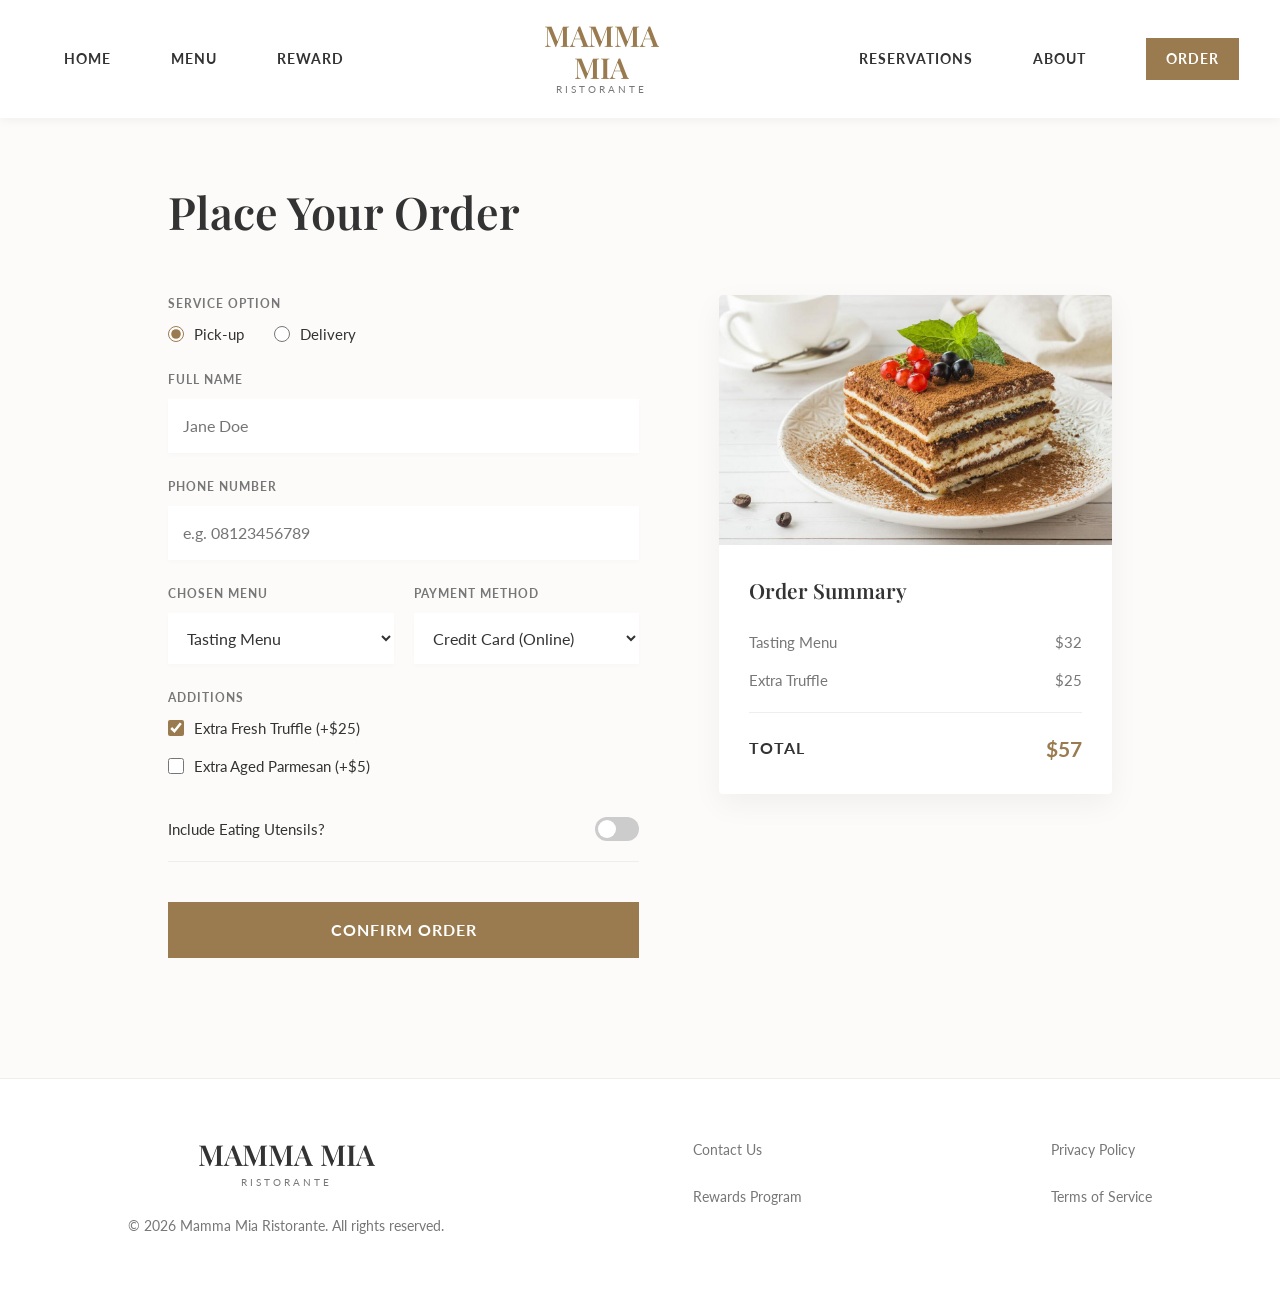
<file: order.html>
<!DOCTYPE html>
<html lang="en">
<head>
    <meta charset="UTF-8">
    <meta name="viewport" content="width=device-width, initial-scale=1.0">
    <title>Place Your Order - Mamma Mia Ristorante</title>
    <link href="https://fonts.googleapis.com/css2?family=Playfair+Display:ital,wght@0,400;0,600;0,700;1,400&family=Lato:wght@300;400;700&display=swap" rel="stylesheet">
    <link rel="stylesheet" href="css/style.css">
    <script src="js/script.js" defer></script>
</head>
<body class="bg-light-gray">
    <nav id="mainNav">
        <div class="nav-links nav-left">
            <a href="index.html">Home</a>
            <a href="menu.html">Menu</a>
            <a href="reward.html">Reward</a>
        </div>
        
        <a href="index.html" class="logo">
            <h2>MAMMA MIA</h2>
            <span>RISTORANTE</span>
        </a>
        
        <div class="nav-links nav-right">
            <a href="#">Reservations</a>
            <a href="about.html">About</a>
            <a href="order.html" class="btn btn-gold" style="padding: 10px 20px;">Order</a>
        </div>
    </nav>
    <section class="order-section">
        <h1 class="page-title">Place Your Order</h1>
        <div class="order-layout">
            <div class="order-form-container">
                <form action="#" method="POST" id="orderForm">
                    <div class="form-group">
                        <label class="form-label">SERVICE OPTION</label>
                        <div class="radio-group">
                            <label class="radio-label">
                                <input type="radio" name="service_type" value="pickup" checked>
                                Pick-up
                            </label>
                            <label class="radio-label">
                                <input type="radio" name="service_type" value="delivery">
                                Delivery
                            </label>
                        </div>
                    </div>
                    <div class="form-group" id="nameGroup">
                        <label class="form-label" for="fullName">FULL NAME</label>
                        <input type="text" id="fullName" class="form-input" placeholder="Jane Doe">
                        <span class="error-msg">Please enter your name</span>
                    </div>
                    <div class="form-group" id="phoneGroup">
                        <label class="form-label" for="phone">PHONE NUMBER</label>
                        <input type="tel" id="phone" class="form-input" placeholder="e.g. 08123456789">
                        <span class="error-msg">Please enter a valid phone number (min. 8 digits)</span>
                    </div>
                    <div class="form-row">
                        <div class="form-group half-width">
                            <label class="form-label" for="chosenMenu">CHOSEN MENU</label>
                            <select id="chosenMenu" class="form-select">
                                <option value="tasting_menu">Tasting Menu</option>
                                <option value="bistecca">Bistecca alla Fiorentina</option>
                                <option value="risotto">Truffle Mushroom Risotto</option>
                            </select>
                        </div>
                        <div class="form-group half-width">
                            <label class="form-label" for="paymentMethod">PAYMENT METHOD</label>
                            <select id="paymentMethod" class="form-select">
                                <option value="credit_card">Credit Card (Online)</option>
                                <option value="ewallet">E-Wallet</option>
                                <option value="cash">Cash on Pickup</option>
                            </select>
                        </div>
                    </div>
                    <div class="form-group">
                        <label class="form-label">ADDITIONS</label>
                        <div class="checkbox-group">
                            <label class="checkbox-label">
                                <input type="checkbox" name="additions" value="truffle" checked>
                                Extra Fresh Truffle (+$25)
                            </label>
                            <label class="checkbox-label">
                                <input type="checkbox" name="additions" value="parmesan">
                                Extra Aged Parmesan (+$5)
                            </label>
                        </div>
                    </div>
                    <div class="form-group toggle-group">
                        <span class="toggle-text">Include Eating Utensils?</span>
                        <label class="switch">
                            <input type="checkbox">
                            <span class="slider round"></span>
                        </label>
                    </div>
                    <button type="submit" class="btn btn-gold btn-full">CONFIRM ORDER</button>
                    
                </form>
            </div>
            <div class="order-summary-container">
                <div class="summary-card">
                    <img src="assets/images/Classic-Tiramisu.jpg" alt="Chosen Menu Item">
                    <div class="summary-content">
                        <h3>Order Summary</h3>
                        
                        <div class="summary-item">
                            <span class="item-name">Tasting Menu</span>
                            <span class="item-price">$32</span>
                        </div>
                        <div class="summary-item">
                            <span class="item-name">Extra Truffle</span>
                            <span class="item-price">$25</span>
                        </div>
                        
                        <div class="summary-divider"></div>
                        
                        <div class="summary-total">
                            <span class="total-label">TOTAL</span>
                            <span class="total-price">$57</span>
                        </div>
                    </div>
                </div>
            </div>

        </div>
    </section>
    <footer>
        <div class="footer-col">
            <a href="index.html" class="logo">
                <h2>MAMMA MIA</h2>
                <span>RISTORANTE</span>
            </a>
            <p style="color: var(--text-gray); margin-top: 10px;">© 2026 Mamma Mia Ristorante. All rights reserved.</p>
        </div>
        <div class="footer-col footer-links">
            <a href="#">Contact Us</a>
            <a href="#">Rewards Program</a>
        </div>
        <div class="footer-col footer-links">
            <a href="#">Privacy Policy</a>
            <a href="#">Terms of Service</a>
        </div>
    </footer>

</body>
</html>
</file>
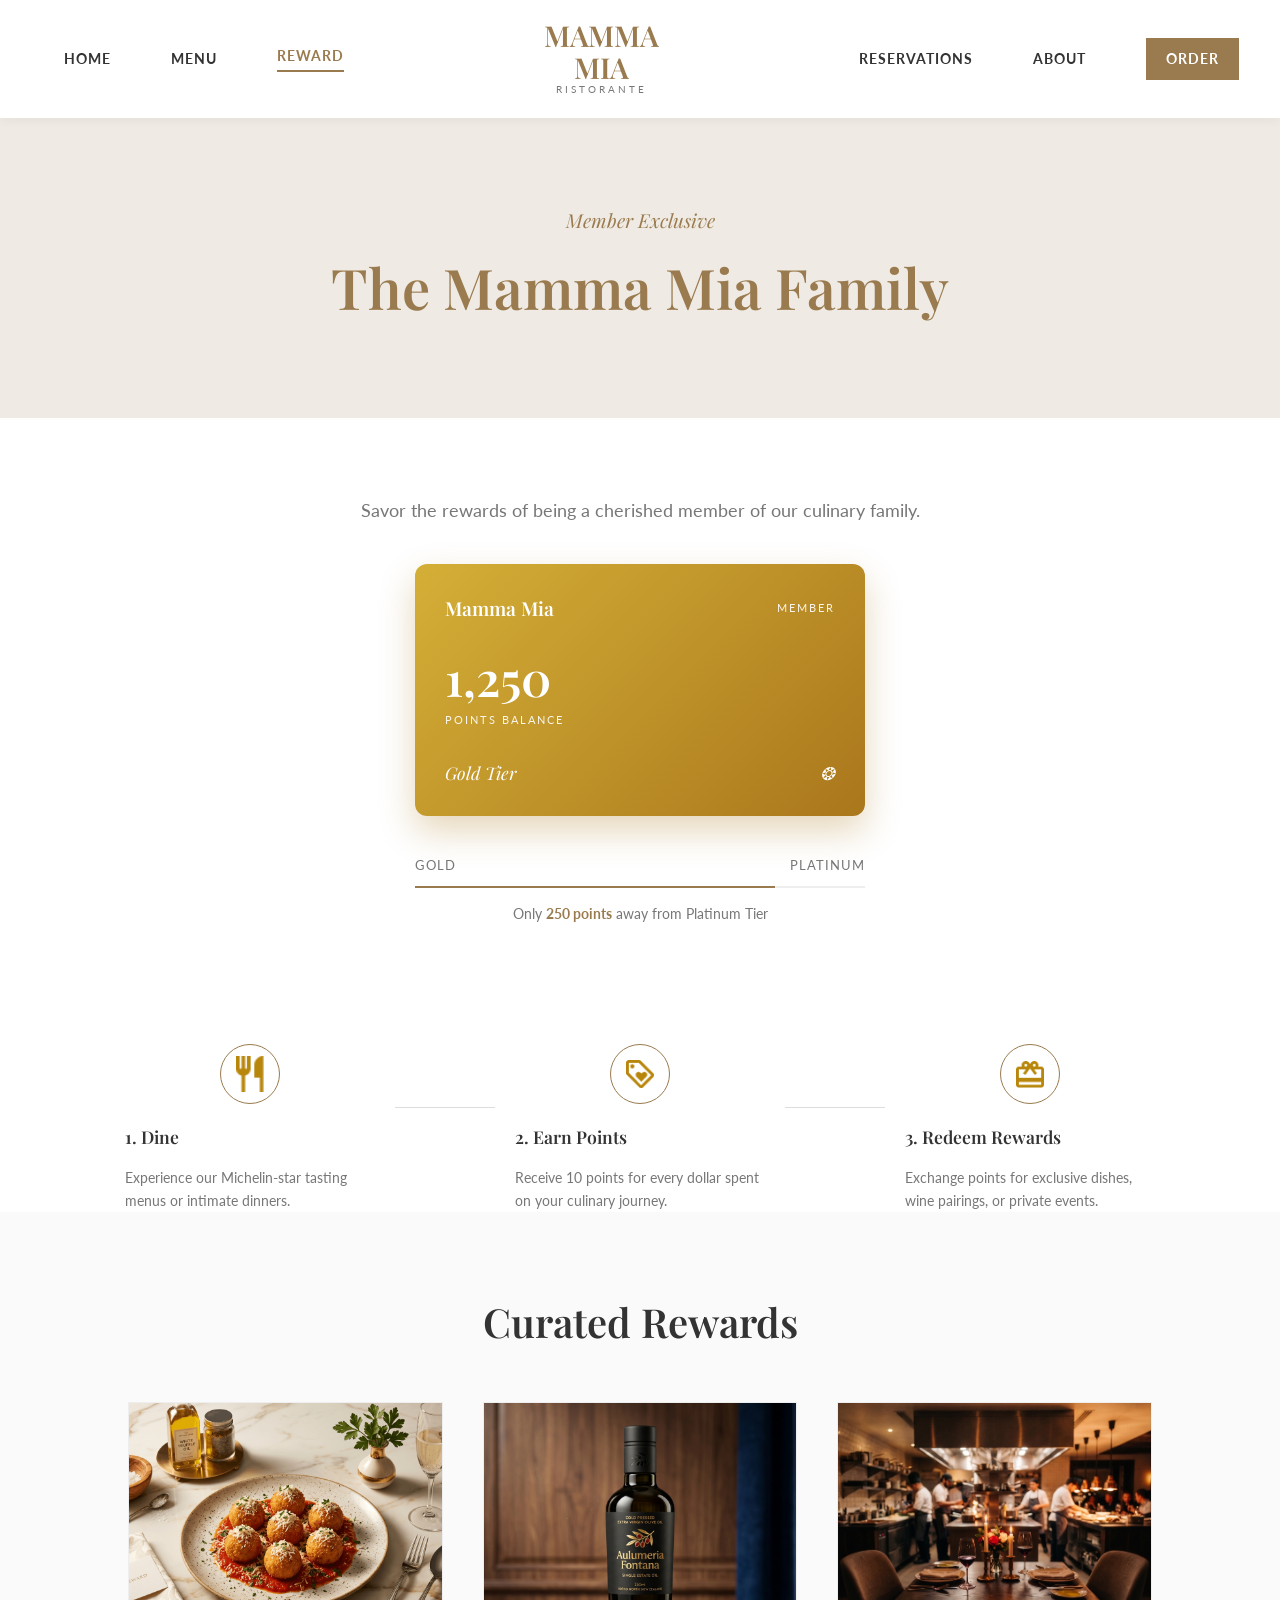
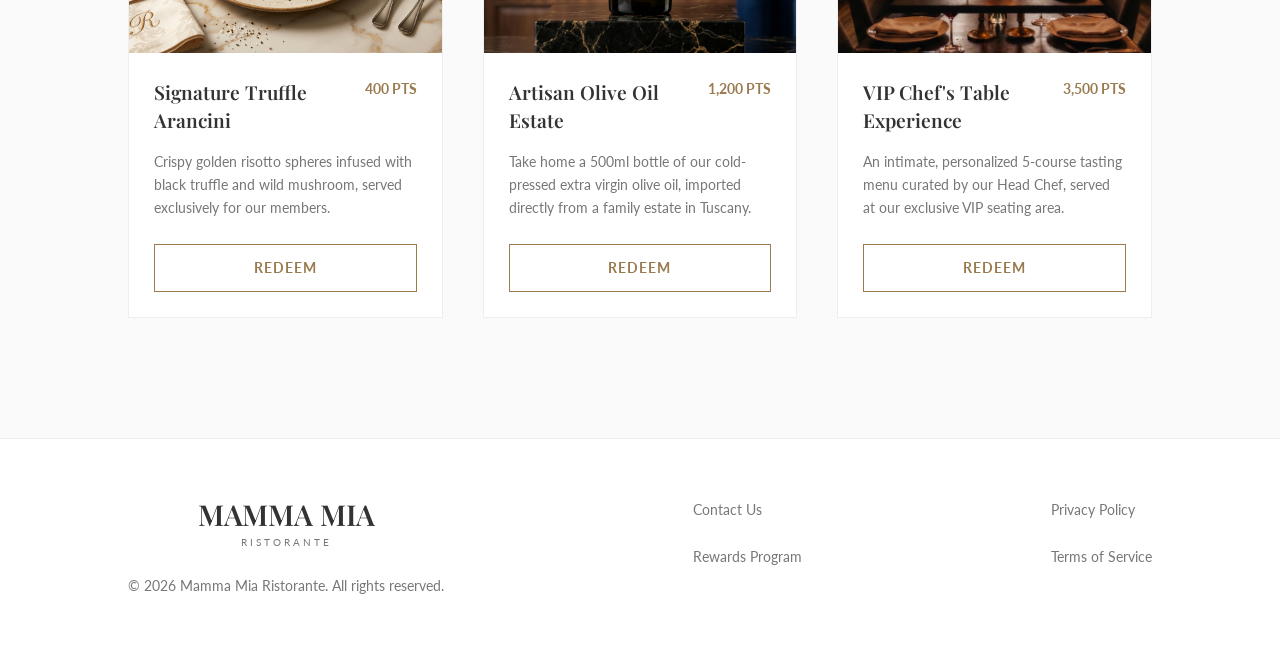
<file: reward.html>
<!DOCTYPE html>
<html lang="en">
<head>
    <meta charset="UTF-8">
    <meta name="viewport" content="width=device-width, initial-scale=1.0">
    <title>Rewards - Mamma Mia Ristorante</title>
    <link href="https://fonts.googleapis.com/css2?family=Playfair+Display:ital,wght@0,400;0,600;0,700;1,400&family=Lato:wght@300;400;700&display=swap" rel="stylesheet">
    <link rel="stylesheet" href="css/style.css">
    <script src="js/script.js" defer></script>
</head>
<body>

    <nav id="mainNav">
        <div class="nav-links nav-left">
            <a href="index.html">Home</a>
            <a href="menu.html">Menu</a>
            <a href="reward.html" class="active">Reward</a>
        </div>
        
        <a href="index.html" class="logo">
            <h2>MAMMA MIA</h2>
            <span>RISTORANTE</span>
        </a>
        
        <div class="nav-links nav-right">
            <a href="#">Reservations</a>
            <a href="about.html">About</a>
            <a href="order.html" class="btn btn-gold" style="padding: 10px 20px;">Order</a>
        </div>
    </nav>

    <header class="reward-hero">
        <div class="reward-hero-content">
            <h4>Member Exclusive</h4>
            <h1>The Mamma Mia Family</h1>
        </div>
    </header>

    <section class="member-section">
        <p class="member-intro">Savor the rewards of being a cherished member of our culinary family.</p>
        
        <div class="member-card-wrapper">
            <div class="gold-card">
                <div class="card-top">
                    <span class="card-name">Mamma Mia</span>
                    <span class="card-type">MEMBER</span>
                </div>
                <div class="card-middle">
                    <h2 class="points-balance">1,250</h2>
                    <span class="points-label">POINTS BALANCE</span>
                </div>
                <div class="card-bottom">
                    <span class="tier-name">Gold Tier</span>
                    <span class="card-icon">❂</span>
                </div>
            </div>
            
            <div class="tier-progress">
                <div class="progress-labels">
                    <span>GOLD</span>
                    <span>PLATINUM</span>
                </div>
                <div class="progress-bar">
                    <div class="progress-fill" style="width: 80%;"></div>
                </div>
                <p class="progress-text">Only <span class="highlight">250 points</span> away from Platinum Tier</p>
            </div>
        </div>
    </section>

    <div class="journey-steps">
        <div class="step">
            <div class="step-icon">
                <img src="assets/images/utensil.png" alt="Dine Icon" width="28">
            </div>
            <h3>1. Dine</h3>
            <p>Experience our Michelin-star tasting menus or intimate dinners.</p>
        </div>
        
        <div class="step-line"></div>
        
        <div class="step">
            <div class="step-icon">
                <img src="assets/images/coupon.png" alt="Earn Points Icon" width="28">
            </div>
            <h3>2. Earn Points</h3>
            <p>Receive 10 points for every dollar spent on your culinary journey.</p>
        </div>
        
        <div class="step-line"></div>
        
        <div class="step">
            <div class="step-icon">
                <img src="assets/images/present.png" alt="Redeem Icon" width="28">
            </div>
            <h3>3. Redeem Rewards</h3>
            <p>Exchange points for exclusive dishes, wine pairings, or private events.</p>
        </div>
    </div>

    <section class="curated-rewards">
        <h2 class="section-title">Curated Rewards</h2>
        
        <div class="rewards-grid">
            <div class="reward-card">
                <img src="assets/images/signature-truffle-arancini.png" alt="Signature Truffle Arancini">
                <div class="reward-content">
                    <div class="reward-header">
                        <h3>Signature Truffle Arancini</h3>
                        <span class="reward-pts">400 PTS</span>
                    </div>
                    <p>Crispy golden risotto spheres infused with black truffle and wild mushroom, served exclusively for our members.</p>
                    <button class="btn btn-outline full-width">REDEEM</button>
                </div>
            </div>

            <div class="reward-card">
                <img src="assets/images/artisan-olive-oil-estate.png" alt="Artisan Olive Oil Estate">
                <div class="reward-content">
                    <div class="reward-header">
                        <h3>Artisan Olive Oil Estate</h3>
                        <span class="reward-pts">1,200 PTS</span>
                    </div>
                    <p>Take home a 500ml bottle of our cold-pressed extra virgin olive oil, imported directly from a family estate in Tuscany.</p>
                    <button class="btn btn-outline full-width">REDEEM</button>
                </div>
            </div>

            <div class="reward-card">
                <img src="assets/images/vip-chefs-table.png" alt="VIP Chef's Table Experience">
                <div class="reward-content">
                    <div class="reward-header">
                        <h3>VIP Chef's Table Experience</h3>
                        <span class="reward-pts">3,500 PTS</span>
                    </div>
                    <p>An intimate, personalized 5-course tasting menu curated by our Head Chef, served at our exclusive VIP seating area.</p>
                    <button class="btn btn-outline full-width">REDEEM</button>
                </div>
            </div>
        </div>
    </section>

    <footer>
        <div class="footer-col">
            <a href="index.html" class="logo">
                <h2>MAMMA MIA</h2>
                <span>RISTORANTE</span>
            </a>
            <p style="color: var(--text-gray); margin-top: 10px;">© 2026 Mamma Mia Ristorante. All rights reserved.</p>
        </div>
        <div class="footer-col footer-links">
            <a href="#">Contact Us</a>
            <a href="#">Rewards Program</a>
        </div>
        <div class="footer-col footer-links">
            <a href="#">Privacy Policy</a>
            <a href="#">Terms of Service</a>
        </div>
    </footer>

</body>
</html>
</file>
<file: css/style.css>
*, *::before, *::after {
    box-sizing: border-box;
}
* {
    margin: 0;
    padding: 0;
}

html,
body {
    height: 100%;
    scroll-behavior: smooth;
}

body {
    line-height: 1.5;
    -webkit-font-smoothing: antialiased;
    -moz-osx-font-smoothing: grayscale;
}

img,
picture,
video,
canvas,
svg {
    display: block;
    max-width: 100%;
}

input,
button,
textarea,
select {
    font: inherit;
}

p,
h1,
h2,
h3,
h4,
h5,
h6 {
    overflow-wrap: break-word;
}

#root,
#__next {
    isolation: isolate;
}

:root {
    --primary-gold: #9A7B4F;
    --primary-hover: #7D633E;
    --bg-light: #F9F8F6;
    --text-dark: #333333;
    --text-gray: #777777;
    --font-serif: 'Playfair Display', serif;
    --font-sans: 'Lato', sans-serif;
}

body {
    font-family: var(--font-sans);
    color: var(--text-dark);
    background-color: #FFFFFF;
}

h1,
h2,
h3,
h4 {
    font-family: var(--font-serif);
    font-weight: 600;
}

a {
    text-decoration: none;
    color: var(--text-dark);
    transition: color 0.3s ease;
}

.btn {
    display: inline-block;
    padding: 12px 28px;
    font-size: 0.9rem;
    text-transform: uppercase;
    letter-spacing: 1px;
    font-weight: 700;
    cursor: pointer;
    transition: all 0.3s ease;
    border: none;
}

.btn-gold {
    background-color: var(--primary-gold);
    color: #fff;
}

.btn-gold:hover {
    background-color: var(--primary-hover);
    transform: translateY(-2px);
}

.btn-outline {
    background-color: transparent;
    border: 1px solid var(--primary-gold);
    color: var(--primary-gold);
}

.btn-outline:hover {
    background-color: var(--primary-gold);
    color: #fff;
    transform: translateY(-2px);
}

.full-width {
    width: 100%;
    text-align: center;
}

.btn-full {
    width: 100%;
    padding: 16px;
    font-size: 1rem;
}

nav {
    display: grid;
    grid-template-columns: 1fr auto 1fr;
    align-items: center;
    gap: 200px;
    padding: 20px 5%;
    background-color: #fff;
    position: sticky;
    top: 0;
    z-index: 1000;
    box-shadow: 0 2px 10px rgba(0,0,0,0.05);
    transition: box-shadow 0.3s ease;
}

.nav-links {
    display: flex;
    gap: 60px;
    align-items: center;
    font-size: 0.85rem;
    text-transform: uppercase;
    letter-spacing: 1px;
    font-weight: 700;
}

.nav-left {
    justify-self: end;
}

.nav-right {
    justify-self: start;
}

.logo h2 {
    color: var(--primary-gold);
    font-size: 1.8rem;
    text-align: center;
    line-height: 1.1;
}

.logo span {
    display: block;
    font-family: var(--font-sans);
    font-size: 0.6rem;
    letter-spacing: 3px;
    color: var(--text-gray);
    text-align: center; 
}

.nav-links a:hover {
    color: var(--primary-gold);
}

.nav-links a.active {
    color: var(--primary-gold);
    border-bottom: 2px solid var(--primary-gold);
    padding-bottom: 3px;
}

footer {
    background-color: #fff;
    padding: 60px 10%;
    display: flex;
    justify-content: space-between;
    border-top: 1px solid #eee;
    font-size: 0.9rem;
}

.footer-col {
    display: flex;
    flex-direction: column;
    gap: 15px;
}

.footer-col h2 {
    color: var(--text-dark);
    margin-bottom: 5px;
}

.footer-links a {
    color: var(--text-gray);
    display: block;
    margin-bottom: 10px;
}

.hero {
    display: flex;
    align-items: center;
    justify-content: space-between;
    background-color: var(--bg-light);
    padding: 80px 10%;
    min-height: 80vh;
}

.hero-text {
    max-width: 50%;
}

.hero-text h4 {
    color: var(--primary-gold);
    font-style: italic;
    font-size: 1.2rem;
    margin-bottom: 15px;
}

.hero-text h1 {
    font-size: 4.5rem;
    line-height: 1.1;
    margin-bottom: 20px;
    color: var(--text-dark);
}

.hero-text p {
    color: var(--text-gray);
    font-size: 1.1rem;
    margin-bottom: 40px;
    max-width: 80%;
}

.hero-buttons {
    display: flex;
    gap: 15px;
}

.hero-image img {
    max-width: 100%;
    border-radius: 10px;
    box-shadow: 0 20px 40px rgba(0,0,0,0.1);
}

.menu-categories {
    padding: 80px 10%;
    text-align: center;
    background-color: #fff;
}

.carousel-container {
    display: flex;
    align-items: center;
    justify-content: center;
    gap: 20px;
    margin-top: 40px;
    position: relative;
}

.carousel-track {
    display: flex;
    gap: 40px;
    overflow-x: auto;
    scroll-behavior: smooth;
    padding: 20px 10px;
    -ms-overflow-style: none;
    scrollbar-width: none;
}

.carousel-track::-webkit-scrollbar {
    display: none;
}

.category-item {
    display: flex;
    flex-direction: column;
    align-items: center;
    gap: 15px;
    cursor: pointer;
    transition: transform 0.3s ease;
    min-width: 120px;
}

.category-item:hover {
    transform: translateY(-8px);
}

.category-item img {
    width: 120px;
    height: 120px;
    border-radius: 50%;
    object-fit: cover;
    box-shadow: 0 10px 20px rgba(0,0,0,0.08);
    transition: box-shadow 0.3s ease, transform 0.3s ease;
}

.category-item:hover img {
    box-shadow: 0 15px 25px rgba(154, 123, 79, 0.3);
}

.category-item span {
    font-size: 0.8rem;
    font-weight: 700;
    letter-spacing: 1px;
    color: var(--text-dark);
    text-transform: uppercase;
}

.carousel-btn {
    background: none;
    border: none;
    font-size: 2rem;
    color: var(--text-gray);
    cursor: pointer;
    transition: color 0.3s ease, transform 0.2s ease;
    padding: 10px;
    z-index: 2;
}

.carousel-btn:hover {
    color: var(--primary-gold);
    transform: scale(1.2);
}

.recommendations {
    padding: 80px 10%;
    text-align: center;
}

.section-title {
    font-size: 2.5rem;
    margin-bottom: 10px;
}

.section-divider {
    color: var(--primary-gold);
    margin-bottom: 40px;
    font-size: 1.2rem;
}

.heritage {
    background-color: var(--bg-light);
    padding: 100px 20%;
    text-align: center;
}

.heritage p {
    font-size: 1.1rem;
    color: var(--text-gray);
    margin-bottom: 40px;
    line-height: 1.8;
}

.menu-hero {
    height: 350px;
    background-color: #EFEBE4;
    display: flex;
    align-items: center;
    justify-content: center;
    text-align: center;
    border-bottom: 1px solid #eee;
}

.menu-hero-content h4 {
    font-style: italic;
    color: var(--primary-gold);
    font-size: 1.2rem;
    margin-bottom: 10px;
    font-weight: 400;
}

.menu-hero-content h1 {
    font-size: 4rem;
    color: var(--primary-gold);
    letter-spacing: 2px;
}

.menu-page-section {
    padding: 60px 10% 100px;
    background-color: #FAFAFA;
}

.menu-filters {
    list-style: none;
    display: flex;
    justify-content: center;
    gap: 30px;
    margin-bottom: 60px;
    flex-wrap: wrap;
}

.filter-btn {
    background: none;
    border: none;
    font-size: 0.85rem;
    font-weight: 700;
    color: var(--text-gray);
    letter-spacing: 1px;
    cursor: pointer;
    padding-bottom: 5px;
    text-transform: uppercase;
    transition: all 0.3s ease;
}

.filter-btn:hover {
    color: var(--primary-gold);
}

.filter-btn.active {
    color: var(--text-dark);
    border-bottom: 2px solid var(--primary-gold);
}

.menu-page-grid,
.menu-grid {
    display: grid;
    grid-template-columns: repeat(auto-fill, minmax(320px, 1fr));
    gap: 40px;
    margin-top: 50px;
}

.menu-card,
.menu-item-card {
    background: #fff;
    border-radius: 4px;
    overflow: hidden;
    box-shadow: 0 5px 15px rgba(0,0,0,0.03);
    transition: transform 0.3s ease, box-shadow 0.3s ease;
    display: flex;
    flex-direction: column;
    position: relative;
    border: 1px solid #eee;
    text-align: left;
}

.menu-card:hover,
.menu-item-card:hover {
    transform: translateY(-8px);
    box-shadow: 0 15px 30px rgba(0,0,0,0.08);
}

.card-img-wrapper,
.menu-card img {
    position: relative;
    width: 100%;
    height: 220px;
    object-fit: cover;
}

.card-img-wrapper img {
    width: 100%;
    height: 100%;
    object-fit: cover;
}

.badge-bestseller,
.tag {
    position: absolute;
    top: 15px;
    left: 15px;
    background-color: #C19A5B;
    color: #fff;
    font-size: 0.65rem;
    font-weight: 700;
    padding: 4px 10px;
    border-radius: 20px;
    letter-spacing: 1px;
    z-index: 1;
}

.tag {
    border-radius: 0;
    background: var(--text-dark);
}

.badge-rating {
    position: absolute;
    bottom: 15px;
    right: 15px;
    background-color: rgba(255, 255, 255, 0.95);
    color: var(--text-dark);
    font-size: 0.75rem;
    font-weight: 700;
    padding: 4px 8px;
    border-radius: 4px;
    box-shadow: 0 2px 5px rgba(0,0,0,0.1);
}

.card-content,
.menu-card {
    padding: 25px;
    display: flex;
    flex-direction: column;
    flex-grow: 1;
}

.card-content h3,
.menu-card h3 {
    font-size: 1.4rem;
    margin-bottom: 10px;
}

.card-content p,
.menu-card p {
    font-size: 0.9rem;
    color: var(--text-gray);
    line-height: 1.6;
    margin-bottom: 25px;
    flex-grow: 1;
}

.card-footer,
.price-row {
    display: flex;
    justify-content: space-between;
    align-items: center;
    border-top: 1px solid #eee;
    padding-top: 15px;
    font-weight: 700;
}

.price-row {
    border-top: none;
    padding-top: 0;
}

.card-footer .price {
    font-weight: 700;
    font-size: 1.1rem;
    color: var(--text-dark);
}

.add-btn {
    background: transparent;
    border: 1px solid var(--primary-gold);
    color: var(--primary-gold);
    width: 32px;
    height: 32px;
    border-radius: 50%;
    display: flex;
    align-items: center;
    justify-content: center;
    font-size: 1.2rem;
    cursor: pointer;
    transition: all 0.3s ease;
}

.add-btn:hover {
    background: var(--primary-gold);
    color: #fff;
    transform: rotate(90deg);
}

.about-hero {
    height: 300px;
    background-color: #EFEBE4;
    display: flex;
    align-items: center;
    justify-content: center;
    text-align: center;
}

.about-hero-content h4 {
    font-style: italic;
    color: var(--primary-gold);
    font-size: 1.2rem;
    margin-bottom: 10px;
    font-weight: 400;
}

.about-hero-content h1 {
    font-size: 3.5rem;
    color: var(--primary-gold);
}

.about-origin {
    display: grid;
    grid-template-columns: 1fr 1fr;
    gap: 100px;
    padding: 100px 10%;
    align-items: center;
    background-color: #fff;
}

.origin-text h2 {
    font-size: 2rem;
    margin-bottom: 25px;
}

.origin-text p {
    color: var(--text-gray);
    margin-bottom: 20px;
    line-height: 1.8;
}

.origin-image img {
    width: 100%;
    height: auto;
    border-radius: 4px;
    box-shadow: 0 10px 30px rgba(0,0,0,0.1);
}

.about-philosophy {
    padding: 120px 5%;
    background: url('assets/images/philosophy-background.webp') center/cover no-repeat;
    display: flex;
    justify-content: center;
    align-items: center;
}

.glass-card {
    background: rgba(255, 255, 255, 0.85);
    backdrop-filter: blur(12px);
    -webkit-backdrop-filter: blur(12px);
    padding: 60px;
    max-width: 700px;
    text-align: center;
    border-radius: 8px;
    box-shadow: 0 20px 40px rgba(0,0,0,0.1);
    border: 1px solid rgba(255,255,255,0.5);
}

.glass-card h2 {
    font-size: 2rem;
    margin-bottom: 20px;
}

.glass-card p {
    color: var(--text-gray);
    line-height: 1.8;
}

.about-experience {
    padding: 100px 10%;
    background-color: #fff;
    text-align: center;
}

.experience-header {
    max-width: 800px;
    margin: 0 auto 60px;
}

.experience-header h2 {
    font-size: 2rem;
    margin-bottom: 20px;
}

.experience-header p {
    color: var(--text-gray);
    line-height: 1.8;
}

.experience-gallery {
    display: grid;
    grid-template-columns: repeat(3, 1fr);
    gap: 30px;
}

.experience-gallery img {
    width: 100%;
    aspect-ratio: 1 / 1;
    object-fit: cover;
    border-radius: 4px;
    transition: transform 0.3s ease;
}

.experience-gallery img:hover {
    transform: scale(1.03);
}

.reward-hero {
    height: 300px;
    background-color: #EFEBE4;
    display: flex;
    align-items: center;
    justify-content: center;
    text-align: center;
}

.reward-hero-content h4 {
    font-style: italic;
    color: var(--primary-gold);
    font-size: 1.2rem;
    margin-bottom: 10px;
    font-weight: 400;
}

.reward-hero-content h1 {
    font-size: 3.5rem;
    color: var(--primary-gold);
}

.member-section {
    padding: 80px 10% 60px;
    text-align: center;
    background-color: #fff;
    display: flex;
    flex-direction: column;
    align-items: center;
}

.member-intro {
    color: var(--text-gray);
    margin-bottom: 40px;
    font-size: 1.1rem;
}

.member-card-wrapper {
    max-width: 450px;
    width: 100%;
}

.gold-card {
    background: linear-gradient(135deg, #D4AF37 0%, #AA771C 100%);
    border-radius: 12px;
    padding: 30px;
    color: #fff;
    box-shadow: 0 15px 35px rgba(170, 119, 28, 0.3);
    text-align: left;
    display: flex;
    flex-direction: column;
    gap: 30px;
    position: relative;
    overflow: hidden;
}

.gold-card::after {
    content: '';
    position: absolute;
    top: 0;
    left: -100%;
    width: 50%;
    height: 100%;
    background: linear-gradient(to right, rgba(255,255,255,0) 0%, rgba(255,255,255,0.3) 50%, rgba(255,255,255,0) 100%);
    transform: skewX(-25deg);
    animation: shine 6s infinite;
}

@keyframes shine {
    0% {
        left: -100%;
    }
    20% {
        left: 200%;
    }
    100% {
        left: 200%;
    }
}

.card-top {
    display: flex;
    justify-content: space-between;
    align-items: center;
    font-family: var(--font-serif);
}

.card-top .card-name {
    font-size: 1.2rem;
    font-weight: 600;
}

.card-top .card-type {
    font-family: var(--font-sans);
    font-size: 0.7rem;
    letter-spacing: 2px;
    opacity: 0.9;
}

.card-middle .points-balance {
    font-family: var(--font-serif);
    font-size: 3rem;
    line-height: 1;
    margin-bottom: 5px;
}

.card-middle .points-label {
    font-size: 0.7rem;
    letter-spacing: 2px;
    opacity: 0.9;
}

.card-bottom {
    display: flex;
    justify-content: space-between;
    align-items: flex-end;
    font-family: var(--font-serif);
    font-style: italic;
    font-size: 1.1rem;
}

.tier-progress {
    margin-top: 40px;
}

.progress-labels {
    display: flex;
    justify-content: space-between;
    font-size: 0.8rem;
    color: var(--text-gray);
    letter-spacing: 1px;
    margin-bottom: 10px;
}

.progress-bar {
    height: 2px;
    background-color: #eee;
    width: 100%;
    margin-bottom: 15px;
    position: relative;
}

.progress-fill {
    height: 100%;
    background-color: var(--primary-gold);
    position: absolute;
    left: 0;
    top: 0;
}

.progress-text {
    font-size: 0.9rem;
    color: var(--text-gray);
}

.progress-text .highlight {
    color: var(--primary-gold);
    font-weight: 700;
}

.journey-section {
    padding: 80px 10%;
    text-align: center;
    background-color: #FAFAFA;
}

.journey-steps {
    display: flex;
    align-items: center;
    justify-content: center;
    gap: 20px;
    margin-top: 60px;
}

.step {
    flex: 1;
    max-width: 250px;
}

.step-icon {
    width: 60px;
    height: 60px;
    border: 1px solid var(--primary-gold);
    border-radius: 50%;
    display: flex;
    align-items: center;
    justify-content: center;
    margin: 0 auto 20px;
    font-size: 1.5rem;
    color: var(--primary-gold);
}

.step h3 {
    font-size: 1.1rem;
    margin-bottom: 15px;
    font-family: var(--font-serif);
}

.step p {
    font-size: 0.9rem;
    color: var(--text-gray);
    line-height: 1.6;
}

.step-line {
    height: 1px;
    width: 100px;
    background-color: #ddd;
    margin-bottom: 40px;
}

.curated-rewards {
    padding: 80px 10% 120px;
    text-align: center;
    background-color: #FAFAFA;
}

.rewards-grid {
    display: grid;
    grid-template-columns: repeat(auto-fit, minmax(300px, 1fr));
    gap: 40px;
    margin-top: 50px;
}

.reward-card {
    background: #fff;
    border: 1px solid #eee;
    text-align: left;
    display: flex;
    flex-direction: column;
}

.reward-card img {
    width: 100%;
    height: 250px;
    object-fit: cover;
}

.reward-content {
    padding: 25px;
    display: flex;
    flex-direction: column;
    flex-grow: 1;
}

.reward-header {
    display: flex;
    justify-content: space-between;
    align-items: flex-start;
    margin-bottom: 15px;
}

.reward-header h3 {
    font-size: 1.2rem;
    max-width: 70%;
}

.reward-pts {
    color: var(--primary-gold);
    font-weight: 700;
    font-size: 0.9rem;
}

.reward-content p {
    font-size: 0.9rem;
    color: var(--text-gray);
    line-height: 1.6;
    margin-bottom: 25px;
    flex-grow: 1;
}

body.bg-light-gray {
    background-color: #FCFBFA;
}

.order-section {
    padding: 60px 10% 120px;
    max-width: 1200px;
    margin: 0 auto;
}

.page-title {
    font-size: 2.8rem;
    margin-bottom: 50px;
}

.order-layout {
    display: grid;
    grid-template-columns: 1.2fr 1fr;
    gap: 80px;
    align-items: start;
}

.form-group {
    margin-bottom: 25px;
}

.form-label {
    display: block;
    font-size: 0.75rem;
    font-weight: 700;
    color: var(--text-gray);
    letter-spacing: 1px;
    margin-bottom: 10px;
}

.form-input,
.form-select {
    width: 100%;
    padding: 15px;
    background-color: #fff;
    border: none;
    box-shadow: 0 2px 5px rgba(0,0,0,0.02);
    font-size: 1rem;
    color: var(--text-dark);
    outline: none;
    transition: box-shadow 0.3s ease;
}

.form-input:focus,
.form-select:focus {
    box-shadow: 0 4px 10px rgba(0,0,0,0.05);
}

.input-error {
    color: #D32F2F;
}

.error-text {
    color: #D32F2F;
}

.error-msg {
    display: none;
    color: #D32F2F;
    font-size: 0.75rem;
    margin-top: 5px;
}

.has-error .form-label {
    color: #D32F2F;
}

.has-error .form-input {
    color: #D32F2F;
    border: 1px solid #D32F2F;
}

.has-error .error-msg {
    display: block;
}

.is-valid .form-input {
    color: var(--text-dark);
    border: 1px solid #eee;
}

.radio-group,
.checkbox-group {
    display: flex;
    gap: 30px;
}

.checkbox-group {
    flex-direction: column;
    gap: 15px;
}

.radio-label,
.checkbox-label {
    display: flex;
    align-items: center;
    gap: 10px;
    font-size: 0.95rem;
    cursor: pointer;
}

input[type="radio"],
input[type="checkbox"] {
    accent-color: var(--primary-gold);
    width: 16px;
    height: 16px;
}

.form-row {
    display: flex;
    gap: 20px;
}

.half-width {
    flex: 1;
}

.toggle-group {
    display: flex;
    justify-content: space-between;
    align-items: center;
    border-bottom: 1px solid #eee;
    padding-bottom: 20px;
    margin-top: 40px;
    margin-bottom: 40px;
}

.toggle-text {
    font-size: 0.95rem;
}

.switch {
    position: relative;
    display: inline-block;
    width: 44px;
    height: 24px;
}

.switch input {
    opacity: 0;
    width: 0;
    height: 0;
}

.slider {
    position: absolute;
    cursor: pointer;
    top: 0;
    left: 0;
    right: 0;
    bottom: 0;
    background-color: #ccc;
    transition: .4s;
}

.slider:before {
    position: absolute;
    content: "";
    height: 18px;
    width: 18px;
    left: 3px;
    bottom: 3px;
    background-color: white;
    transition: .4s;
}

input:checked + .slider {
    background-color: var(--primary-gold);
}

input:checked + .slider:before {
    transform: translateX(20px);
}

.slider.round {
    border-radius: 24px;
}

.slider.round:before {
    border-radius: 50%;
}

.summary-card {
    background: #fff;
    border-radius: 4px;
    overflow: hidden;
    box-shadow: 0 10px 30px rgba(0,0,0,0.05);
    position: sticky;
    top: 100px;
}

.summary-card img {
    width: 100%;
    height: 250px;
    object-fit: cover;
}

.summary-content {
    padding: 30px;
}

.summary-content h3 {
    font-size: 1.3rem;
    margin-bottom: 25px;
}

.summary-item {
    display: flex;
    justify-content: space-between;
    margin-bottom: 15px;
    font-size: 0.95rem;
    color: var(--text-gray);
}

.summary-divider {
    height: 1px;
    background-color: #eee;
    margin: 20px 0;
}

.summary-total {
    display: flex;
    justify-content: space-between;
    align-items: center;
    font-weight: 700;
}

.total-label {
    font-size: 1rem;
    letter-spacing: 1px;
}

.total-price {
    font-size: 1.3rem;
    color: var(--primary-gold);
}

@media (max-width: 768px) {
    .order-layout {
        grid-template-columns: 1fr;
    }

    .form-row {
        flex-direction: column;
        gap: 0;
    }

    .summary-card {
        position: relative;
        top: 0;
    }

    .about-origin {
        grid-template-columns: 1fr;
        text-align: center;
        padding: 60px 5%;
    }

    .nav-links {
        display: none;
    }

    nav {
        grid-template-columns: 1fr;
        justify-items: center;
        gap: 20px;
    }

    .hero-text {
        max-width: 100%;
        text-align: center;
    }

    .hero {
        flex-direction: column;
        padding-top: 120px;
    }

    .hero-buttons {
        justify-content: center;
    }
}
</file>
